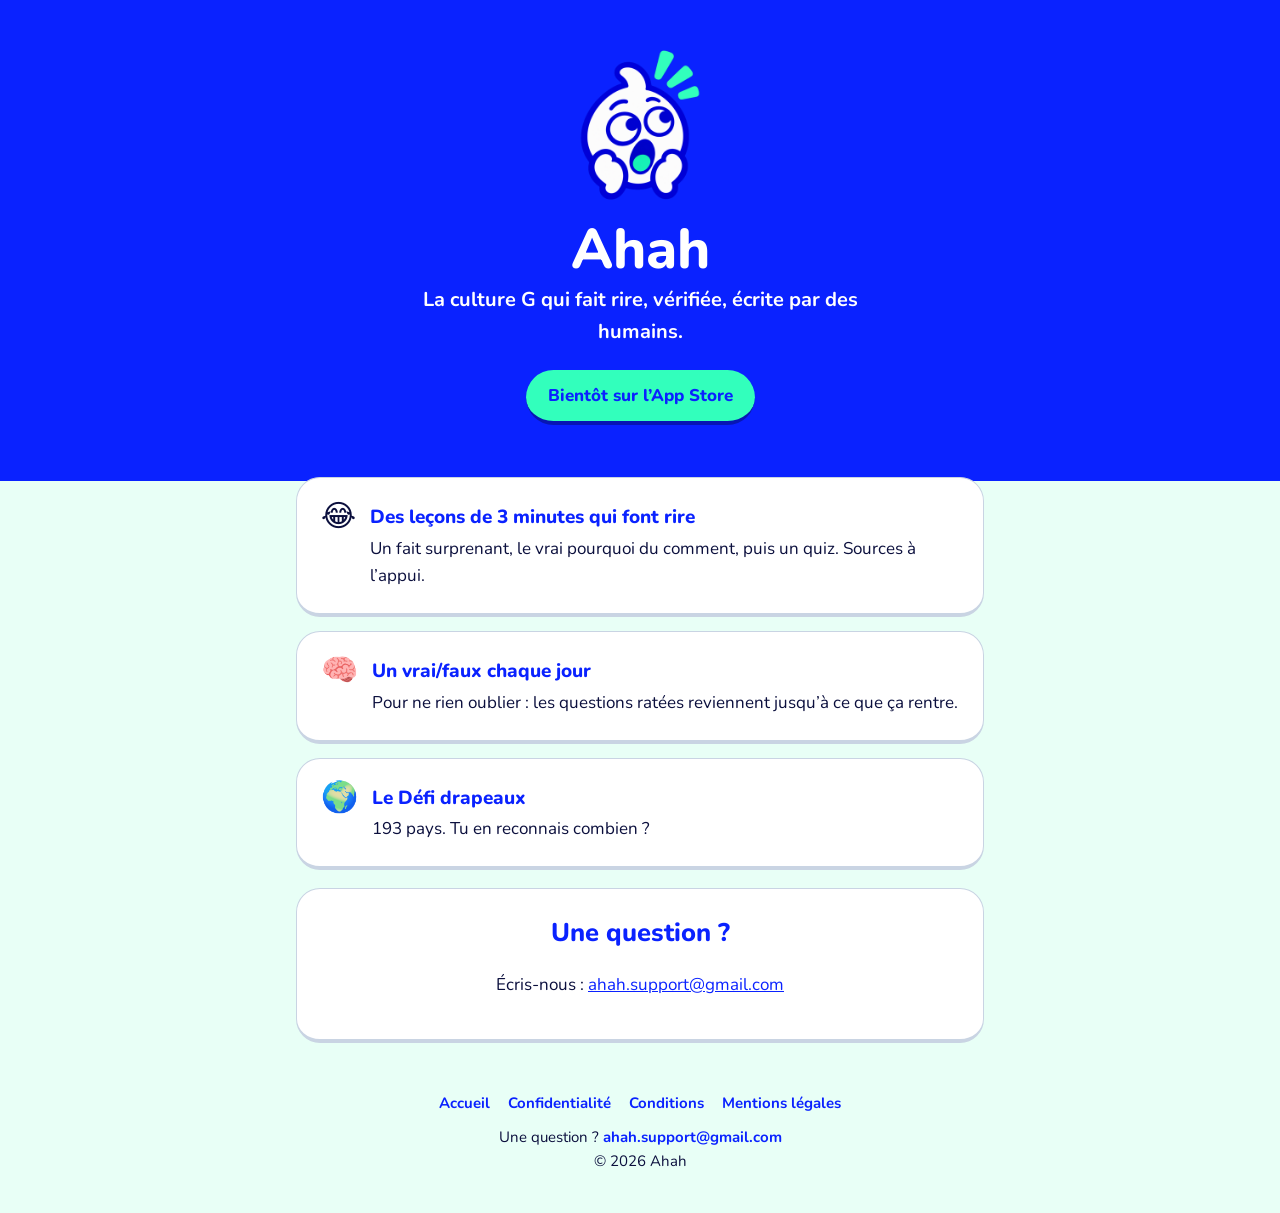
<file: index.html>
<!doctype html><html lang="fr"><head><meta charset="utf-8"><meta name="viewport" content="width=device-width, initial-scale=1">
<title>Ahah : la culture G qui fait rire</title><meta name="description" content="Ahah, l’app de culture générale qui fait rire. Des leçons de 3 minutes, vérifiées, écrites par des humains."><link rel="icon" href="img/favicon.png">
<link rel="preconnect" href="https://fonts.googleapis.com"><link rel="preconnect" href="https://fonts.gstatic.com" crossorigin>
<link href="https://fonts.googleapis.com/css2?family=Nunito:wght@400;700;800&display=swap" rel="stylesheet"><link rel="stylesheet" href="style.css"></head><body>
<section class="hero"><img class="m" src="img/mascotte.png" alt="La mascotte d’Ahah, surprise"><h1>Ahah</h1>
<p>La culture G qui fait rire, vérifiée, écrite par des humains.</p><span class="badge">Bientôt sur l’App Store</span></section>
<main><div class="points">
<div class="carte point"><span class="e">😂</span><div><h3>Des leçons de 3 minutes qui font rire</h3><p>Un fait surprenant, le vrai pourquoi du comment, puis un quiz. Sources à l’appui.</p></div></div>
<div class="carte point"><span class="e">🧠</span><div><h3>Un vrai/faux chaque jour</h3><p>Pour ne rien oublier : les questions ratées reviennent jusqu’à ce que ça rentre.</p></div></div>
<div class="carte point"><span class="e">🌍</span><div><h3>Le Défi drapeaux</h3><p>193 pays. Tu en reconnais combien ?</p></div></div>
</div>
<div class="carte contact"><h2>Une question ?</h2><p>Écris-nous : <a href="mailto:ahah.support@gmail.com">ahah.support@gmail.com</a></p></div></main><footer><nav><a href="index.html">Accueil</a><a href="confidentialite.html">Confidentialité</a><a href="conditions.html">Conditions</a><a href="mentions-legales.html">Mentions légales</a></nav>
<div>Une question ? <a href="mailto:ahah.support@gmail.com">ahah.support@gmail.com</a></div><div>© 2026 Ahah</div></footer></body></html>
</file>
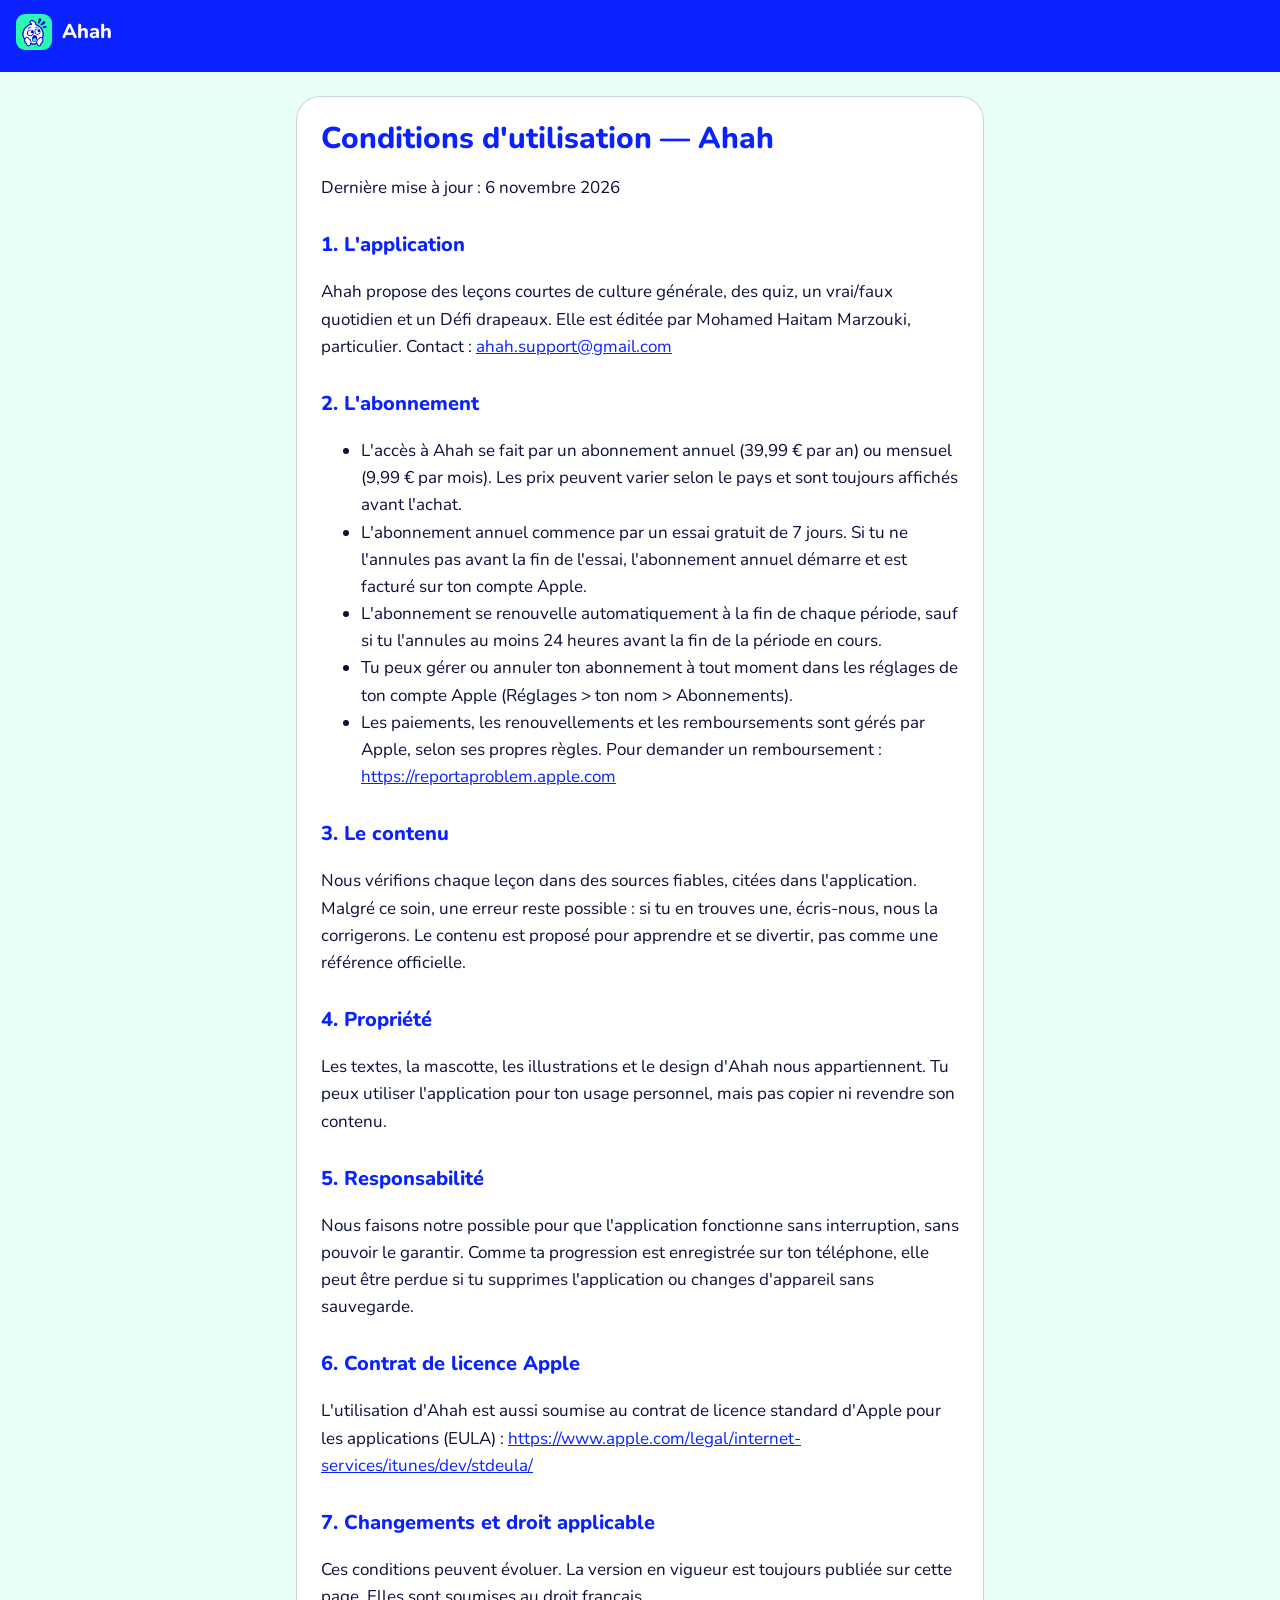
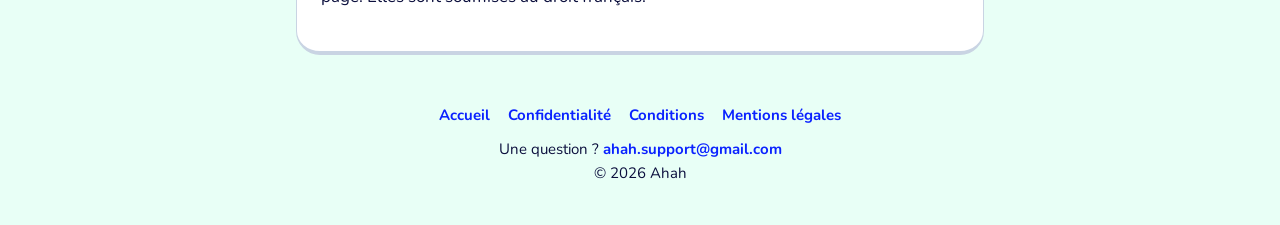
<file: conditions.html>
<!doctype html><html lang="fr"><head><meta charset="utf-8"><meta name="viewport" content="width=device-width, initial-scale=1">
<title>Conditions d'utilisation — Ahah</title><meta name="description" content="Conditions d'utilisation — Ahah"><link rel="icon" href="img/favicon.png">
<link rel="preconnect" href="https://fonts.googleapis.com"><link rel="preconnect" href="https://fonts.gstatic.com" crossorigin>
<link href="https://fonts.googleapis.com/css2?family=Nunito:wght@400;700;800&display=swap" rel="stylesheet"><link rel="stylesheet" href="style.css"></head><body><header class="top"><a href="index.html"><img src="img/logo.png" alt="">Ahah</a></header><main><article class="carte doc"><h1>Conditions d'utilisation — Ahah</h1>
<p>Dernière mise à jour : 6 novembre 2026</p>
<h2>1. L'application</h2>
<p>Ahah propose des leçons courtes de culture générale, des quiz, un vrai/faux quotidien et un Défi drapeaux. Elle est éditée par Mohamed Haitam Marzouki, particulier. Contact : <a href="mailto:ahah.support@gmail.com">ahah.support@gmail.com</a></p>
<h2>2. L'abonnement</h2>
<ul>
<li>L'accès à Ahah se fait par un abonnement annuel (39,99 € par an) ou mensuel (9,99 € par mois). Les prix peuvent varier selon le pays et sont toujours affichés avant l'achat.</li>
<li>L'abonnement annuel commence par un essai gratuit de 7 jours. Si tu ne l'annules pas avant la fin de l'essai, l'abonnement annuel démarre et est facturé sur ton compte Apple.</li>
<li>L'abonnement se renouvelle automatiquement à la fin de chaque période, sauf si tu l'annules au moins 24 heures avant la fin de la période en cours.</li>
<li>Tu peux gérer ou annuler ton abonnement à tout moment dans les réglages de ton compte Apple (Réglages &gt; ton nom &gt; Abonnements).</li>
<li>Les paiements, les renouvellements et les remboursements sont gérés par Apple, selon ses propres règles. Pour demander un remboursement : <a href="https://reportaproblem.apple.com">https://reportaproblem.apple.com</a></li>
</ul>
<h2>3. Le contenu</h2>
<p>Nous vérifions chaque leçon dans des sources fiables, citées dans l'application. Malgré ce soin, une erreur reste possible : si tu en trouves une, écris-nous, nous la corrigerons. Le contenu est proposé pour apprendre et se divertir, pas comme une référence officielle.</p>
<h2>4. Propriété</h2>
<p>Les textes, la mascotte, les illustrations et le design d'Ahah nous appartiennent. Tu peux utiliser l'application pour ton usage personnel, mais pas copier ni revendre son contenu.</p>
<h2>5. Responsabilité</h2>
<p>Nous faisons notre possible pour que l'application fonctionne sans interruption, sans pouvoir le garantir. Comme ta progression est enregistrée sur ton téléphone, elle peut être perdue si tu supprimes l'application ou changes d'appareil sans sauvegarde.</p>
<h2>6. Contrat de licence Apple</h2>
<p>L'utilisation d'Ahah est aussi soumise au contrat de licence standard d'Apple pour les applications (EULA) : <a href="https://www.apple.com/legal/internet-services/itunes/dev/stdeula/">https://www.apple.com/legal/internet-services/itunes/dev/stdeula/</a></p>
<h2>7. Changements et droit applicable</h2>
<p>Ces conditions peuvent évoluer. La version en vigueur est toujours publiée sur cette page. Elles sont soumises au droit français.</p></article></main><footer><nav><a href="index.html">Accueil</a><a href="confidentialite.html">Confidentialité</a><a href="conditions.html">Conditions</a><a href="mentions-legales.html">Mentions légales</a></nav>
<div>Une question ? <a href="mailto:ahah.support@gmail.com">ahah.support@gmail.com</a></div><div>© 2026 Ahah</div></footer></body></html>
</file>
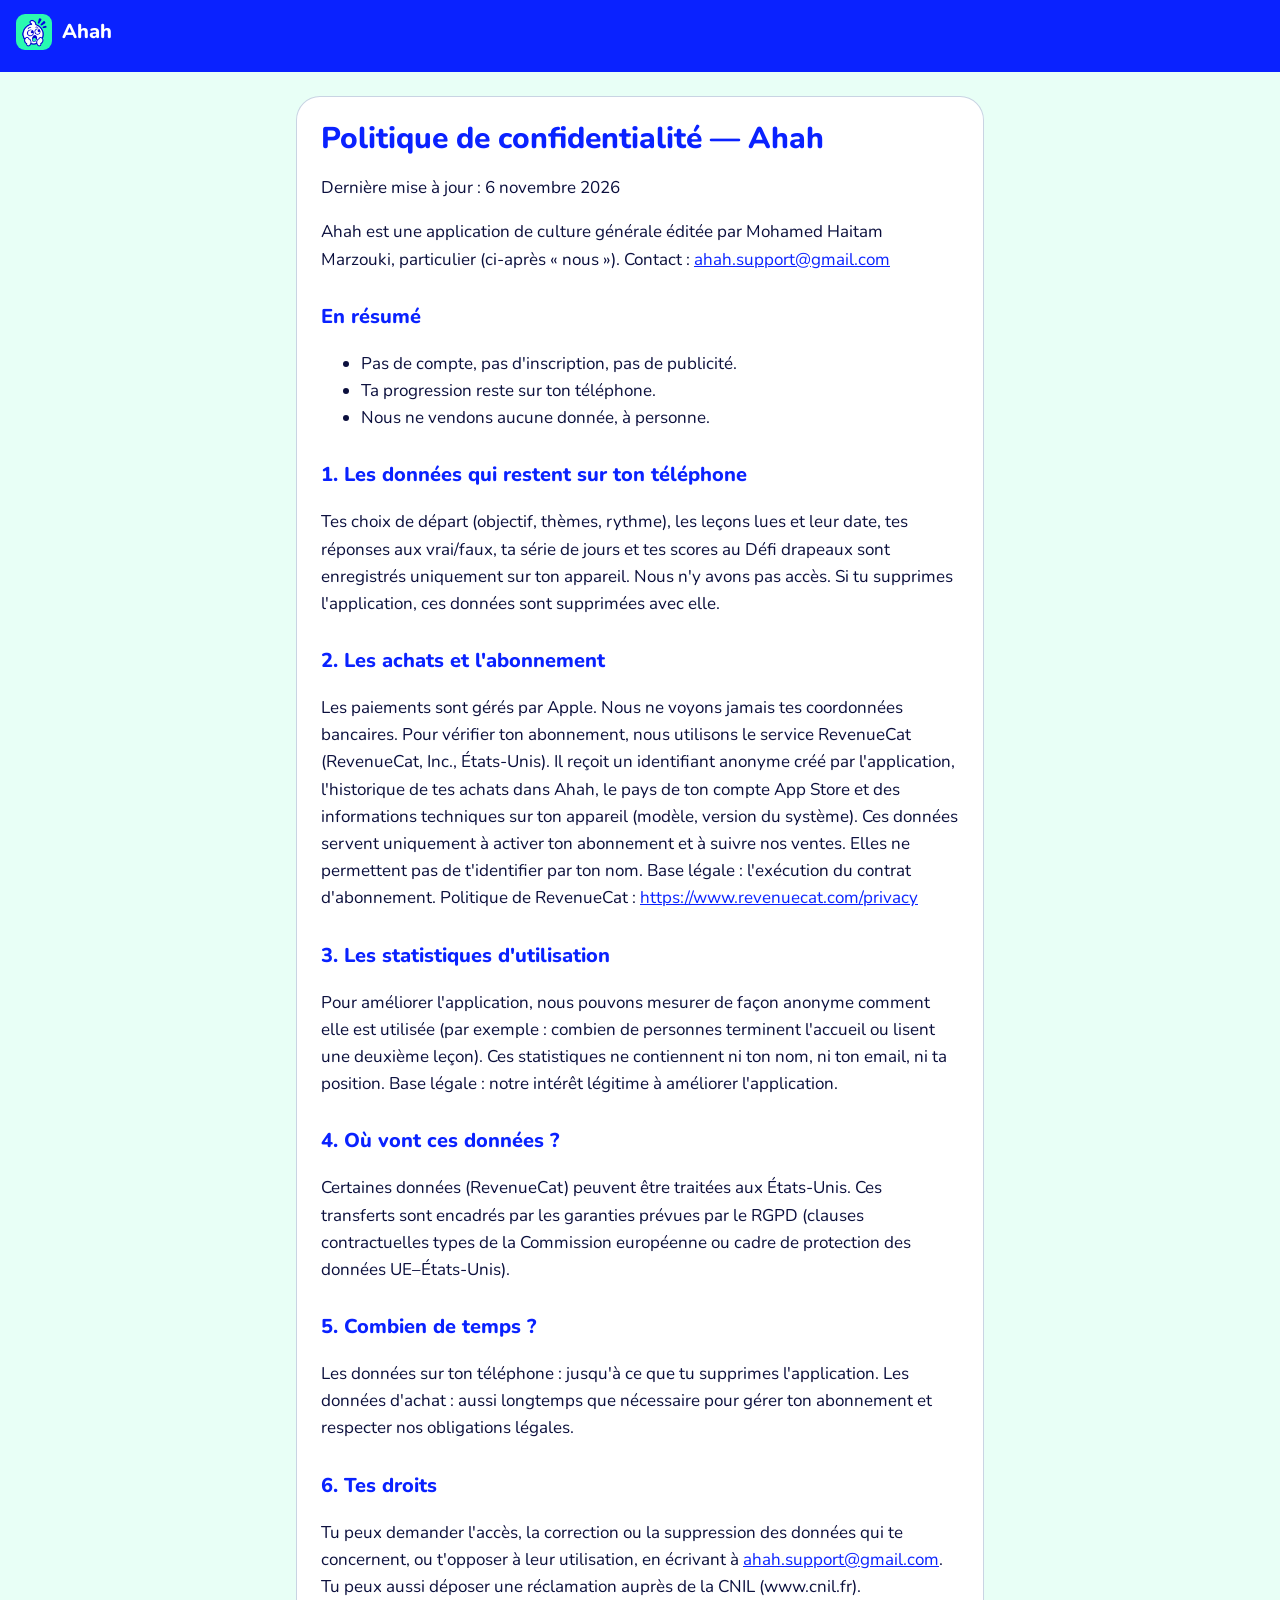
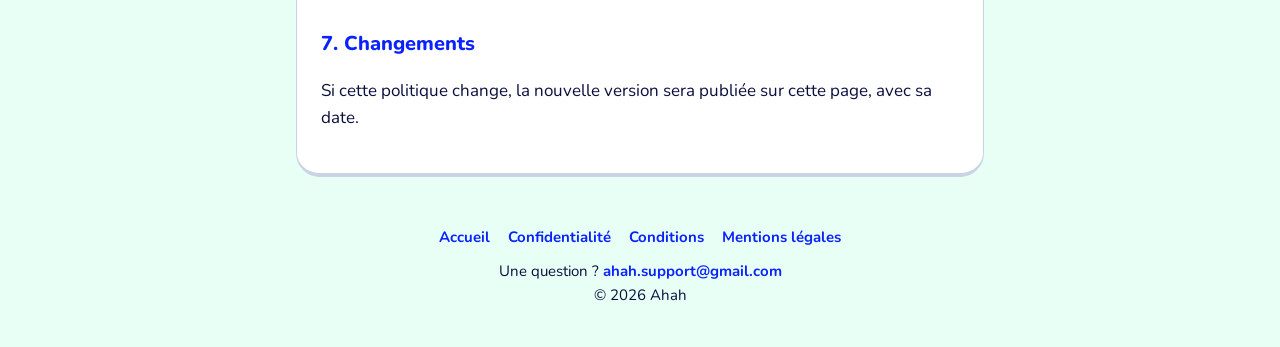
<file: confidentialite.html>
<!doctype html><html lang="fr"><head><meta charset="utf-8"><meta name="viewport" content="width=device-width, initial-scale=1">
<title>Politique de confidentialité — Ahah</title><meta name="description" content="Politique de confidentialité — Ahah"><link rel="icon" href="img/favicon.png">
<link rel="preconnect" href="https://fonts.googleapis.com"><link rel="preconnect" href="https://fonts.gstatic.com" crossorigin>
<link href="https://fonts.googleapis.com/css2?family=Nunito:wght@400;700;800&display=swap" rel="stylesheet"><link rel="stylesheet" href="style.css"></head><body><header class="top"><a href="index.html"><img src="img/logo.png" alt="">Ahah</a></header><main><article class="carte doc"><h1>Politique de confidentialité — Ahah</h1>
<p>Dernière mise à jour : 6 novembre 2026</p>
<p>Ahah est une application de culture générale éditée par Mohamed Haitam Marzouki, particulier (ci-après « nous »). Contact : <a href="mailto:ahah.support@gmail.com">ahah.support@gmail.com</a></p>
<h2>En résumé</h2>
<ul>
<li>Pas de compte, pas d'inscription, pas de publicité.</li>
<li>Ta progression reste sur ton téléphone.</li>
<li>Nous ne vendons aucune donnée, à personne.</li>
</ul>
<h2>1. Les données qui restent sur ton téléphone</h2>
<p>Tes choix de départ (objectif, thèmes, rythme), les leçons lues et leur date, tes réponses aux vrai/faux, ta série de jours et tes scores au Défi drapeaux sont enregistrés uniquement sur ton appareil. Nous n'y avons pas accès. Si tu supprimes l'application, ces données sont supprimées avec elle.</p>
<h2>2. Les achats et l'abonnement</h2>
<p>Les paiements sont gérés par Apple. Nous ne voyons jamais tes coordonnées bancaires.
Pour vérifier ton abonnement, nous utilisons le service RevenueCat (RevenueCat, Inc., États-Unis). Il reçoit un identifiant anonyme créé par l'application, l'historique de tes achats dans Ahah, le pays de ton compte App Store et des informations techniques sur ton appareil (modèle, version du système). Ces données servent uniquement à activer ton abonnement et à suivre nos ventes. Elles ne permettent pas de t'identifier par ton nom.
Base légale : l'exécution du contrat d'abonnement. Politique de RevenueCat : <a href="https://www.revenuecat.com/privacy">https://www.revenuecat.com/privacy</a></p>
<h2>3. Les statistiques d'utilisation</h2>
<p>Pour améliorer l'application, nous pouvons mesurer de façon anonyme comment elle est utilisée (par exemple : combien de personnes terminent l'accueil ou lisent une deuxième leçon). Ces statistiques ne contiennent ni ton nom, ni ton email, ni ta position.
Base légale : notre intérêt légitime à améliorer l'application.</p>
<h2>4. Où vont ces données ?</h2>
<p>Certaines données (RevenueCat) peuvent être traitées aux États-Unis. Ces transferts sont encadrés par les garanties prévues par le RGPD (clauses contractuelles types de la Commission européenne ou cadre de protection des données UE–États-Unis).</p>
<h2>5. Combien de temps ?</h2>
<p>Les données sur ton téléphone : jusqu'à ce que tu supprimes l'application. Les données d'achat : aussi longtemps que nécessaire pour gérer ton abonnement et respecter nos obligations légales.</p>
<h2>6. Tes droits</h2>
<p>Tu peux demander l'accès, la correction ou la suppression des données qui te concernent, ou t'opposer à leur utilisation, en écrivant à <a href="mailto:ahah.support@gmail.com">ahah.support@gmail.com</a>. Tu peux aussi déposer une réclamation auprès de la CNIL (www.cnil.fr).</p>
<h2>7. Changements</h2>
<p>Si cette politique change, la nouvelle version sera publiée sur cette page, avec sa date.</p></article></main><footer><nav><a href="index.html">Accueil</a><a href="confidentialite.html">Confidentialité</a><a href="conditions.html">Conditions</a><a href="mentions-legales.html">Mentions légales</a></nav>
<div>Une question ? <a href="mailto:ahah.support@gmail.com">ahah.support@gmail.com</a></div><div>© 2026 Ahah</div></footer></body></html>
</file>
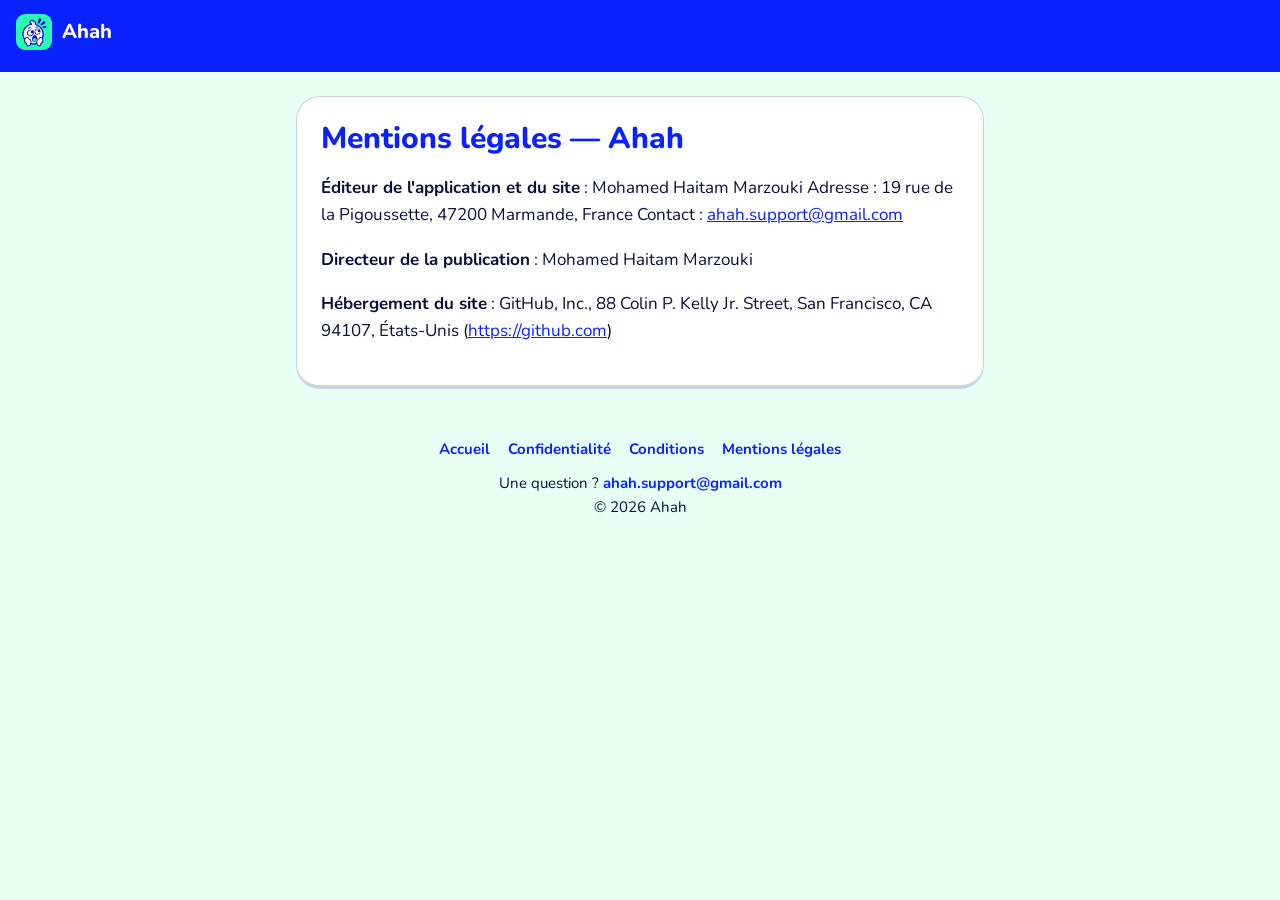
<file: mentions-legales.html>
<!doctype html><html lang="fr"><head><meta charset="utf-8"><meta name="viewport" content="width=device-width, initial-scale=1">
<title>Mentions légales — Ahah</title><meta name="description" content="Mentions légales — Ahah"><link rel="icon" href="img/favicon.png">
<link rel="preconnect" href="https://fonts.googleapis.com"><link rel="preconnect" href="https://fonts.gstatic.com" crossorigin>
<link href="https://fonts.googleapis.com/css2?family=Nunito:wght@400;700;800&display=swap" rel="stylesheet"><link rel="stylesheet" href="style.css"></head><body><header class="top"><a href="index.html"><img src="img/logo.png" alt="">Ahah</a></header><main><article class="carte doc"><h1>Mentions légales — Ahah</h1>
<p><strong>Éditeur de l'application et du site</strong> : Mohamed Haitam Marzouki
Adresse : 19 rue de la Pigoussette, 47200 Marmande, France
Contact : <a href="mailto:ahah.support@gmail.com">ahah.support@gmail.com</a></p>
<p><strong>Directeur de la publication</strong> : Mohamed Haitam Marzouki</p>
<p><strong>Hébergement du site</strong> : GitHub, Inc., 88 Colin P. Kelly Jr. Street, San Francisco, CA 94107, États-Unis (<a href="https://github.com">https://github.com</a>)</p></article></main><footer><nav><a href="index.html">Accueil</a><a href="confidentialite.html">Confidentialité</a><a href="conditions.html">Conditions</a><a href="mentions-legales.html">Mentions légales</a></nav>
<div>Une question ? <a href="mailto:ahah.support@gmail.com">ahah.support@gmail.com</a></div><div>© 2026 Ahah</div></footer></body></html>
</file>
<file: style.css>
:root{--bleu:#0A22FF;--bleu-f:#0716B3;--menthe:#32FFBC;--menthe-c:#E8FFF6;--texte:#0B0F3D;--gris:#C9D4E3;--blanc:#fff}
*{box-sizing:border-box}html{-webkit-text-size-adjust:100%}
body{margin:0;font-family:Nunito,system-ui,-apple-system,sans-serif;color:var(--texte);background:var(--menthe-c);line-height:1.6;font-size:17px}
a{color:var(--bleu)}
header.top{background:var(--bleu);padding:14px 16px}
header.top a{display:inline-flex;align-items:center;gap:10px;color:#fff;text-decoration:none;font-weight:800;font-size:20px}
header.top img{width:36px;height:36px;border-radius:9px}
main{max-width:720px;margin:0 auto;padding:24px 16px 48px}
.carte{background:#fff;border:1px solid var(--gris);border-bottom:4px solid var(--gris);border-radius:24px;padding:24px}
.doc h1{font-weight:800;color:var(--bleu);font-size:30px;line-height:1.2;margin:0 0 8px}
.doc h2{font-weight:800;color:var(--bleu);font-size:20px;margin:28px 0 6px}
.doc p,.doc li{overflow-wrap:anywhere}
footer{max-width:720px;margin:0 auto;padding:0 16px 40px;font-size:15px;text-align:center}
footer nav{display:flex;flex-wrap:wrap;justify-content:center;gap:8px 18px;margin-bottom:10px}
footer a{font-weight:700;text-decoration:none}
.hero{background:var(--bleu);color:#fff;text-align:center;padding:40px 16px 56px}
.hero img.m{width:170px;height:170px}
.hero h1{font-weight:800;font-size:56px;margin:4px 0 6px;line-height:1}
.hero p{font-size:20px;font-weight:700;margin:0 auto;max-width:460px}
.badge{display:inline-block;margin-top:22px;background:var(--menthe);color:var(--bleu);font-weight:800;padding:12px 22px;border-radius:999px;border-bottom:4px solid var(--bleu-f)}
.points{display:grid;gap:14px;margin-top:-28px}
.point{display:flex;gap:14px;align-items:flex-start}
.point .e{font-size:30px;line-height:1}
.point h3{margin:0;font-weight:800;color:var(--bleu);font-size:19px}
.point p{margin:2px 0 0}
.contact{text-align:center;margin-top:18px}
.contact h2{color:var(--bleu);font-weight:800;margin:0 0 6px}
</file>
